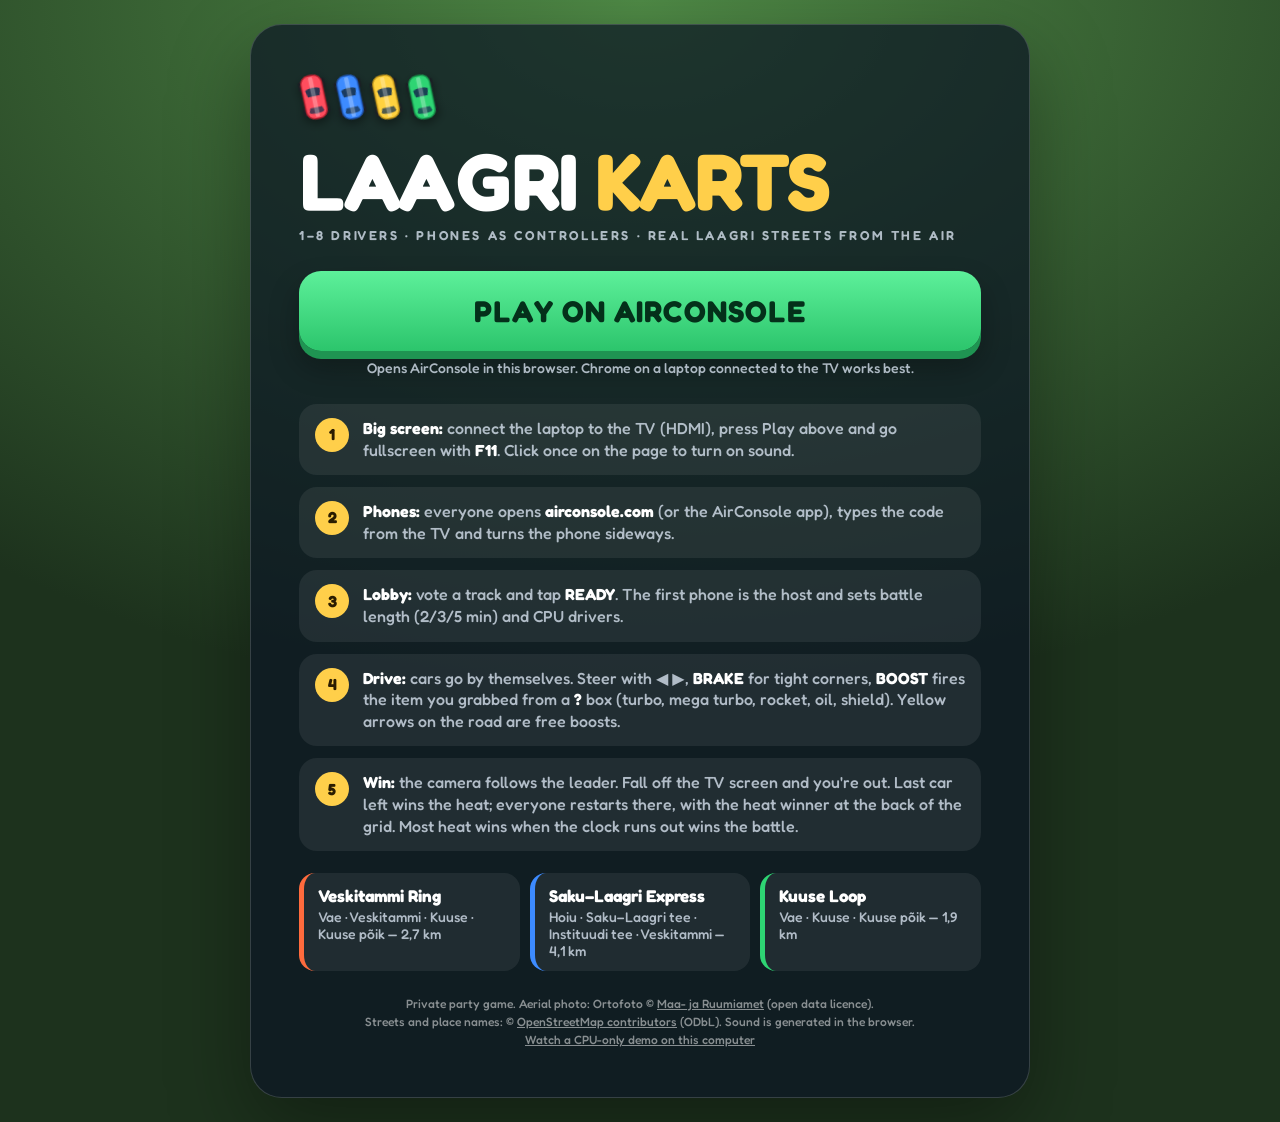
<file: index.html>
<!DOCTYPE html>
<html lang="en">
<head>
<meta charset="utf-8">
<meta name="robots" content="noindex, nofollow, noarchive">
<meta name="viewport" content="width=device-width, initial-scale=1">
<title>Laagri Karts</title>
<link rel="stylesheet" href="fonts.css">
<style>
  :root { --gold: #ffcf4a; --muted: rgba(225,236,250,0.75); }
  * { box-sizing: border-box; }
  html, body { margin: 0; min-height: 100%; }
  body {
    font-family: "Fredoka", system-ui, sans-serif; font-weight: 500; color: #fff;
    background: #2c4a2c radial-gradient(120% 90% at 50% 0%, #4f8a46 0%, #1d321d 70%);
    display: flex; align-items: center; justify-content: center; padding: 24px 16px;
  }
  .card { width: min(780px, 100%); padding: clamp(24px, 5vw, 48px); border-radius: 32px; background: rgba(12, 22, 36, 0.72); border: 1px solid rgba(255,255,255,0.16); box-shadow: 0 30px 80px rgba(0,0,0,0.35); }
  .top { display: flex; align-items: center; gap: 22px; flex-wrap: wrap; }
  .cars { display: flex; gap: 6px; }
  .cars svg { width: 30px; height: auto; transform: rotate(-12deg); filter: drop-shadow(0 4px 5px rgba(0,0,0,0.4)); }
  h1 { margin: 0; font-weight: 700; font-size: clamp(46px, 9vw, 80px); line-height: 0.95; letter-spacing: -0.01em; }
  h1 span { color: var(--gold); }
  .tag { color: var(--muted); letter-spacing: 0.2em; font-weight: 600; font-size: 13px; margin-top: 8px; }
  .play { display: block; margin: 28px 0 8px; padding: 22px; border-radius: 22px; text-align: center; text-decoration: none; font-size: 30px; font-weight: 700; letter-spacing: 0.04em; color: #04301a; background: linear-gradient(180deg, #5df09a, #2cc56c); box-shadow: 0 8px 0 #1f9452, 0 16px 30px rgba(0,0,0,0.3); }
  .play:active { transform: translateY(5px); box-shadow: 0 3px 0 #1f9452; }
  .small { text-align: center; color: var(--muted); font-size: 14px; }
  ol { list-style: none; padding: 0; margin: 28px 0 0; display: grid; gap: 12px; }
  li { display: flex; gap: 14px; align-items: flex-start; padding: 14px 16px; border-radius: 18px; background: rgba(255,255,255,0.07); line-height: 1.35; }
  li b { color: #fff; }
  li span.n { flex: none; width: 34px; height: 34px; border-radius: 50%; display: flex; align-items: center; justify-content: center; font-weight: 700; background: var(--gold); color: #2a1c00; }
  li div { color: var(--muted); }
  .tracks { display: grid; grid-template-columns: repeat(3, 1fr); gap: 10px; margin-top: 22px; }
  .t { padding: 12px 14px; border-radius: 16px; background: rgba(255,255,255,0.07); font-size: 14px; color: var(--muted); border-left: 5px solid var(--c); }
  .t b { display: block; font-size: 17px; margin-bottom: 2px; color: #fff; }
  @media (max-width: 600px) { .tracks { grid-template-columns: 1fr; } }
  footer { margin-top: 24px; font-size: 12px; color: rgba(255,255,255,0.5); text-align: center; line-height: 1.5; }
  footer a { color: inherit; }
</style>
</head>
<body>
<main class="card">
  <div class="top">
    <div class="cars" id="cars"></div>
    <div><h1>LAAGRI <span>KARTS</span></h1><div class="tag">1–8 DRIVERS · PHONES AS CONTROLLERS · REAL LAAGRI STREETS FROM THE AIR</div></div>
  </div>

  <a class="play" id="play" href="https://www.airconsole.com/">PLAY ON AIRCONSOLE</a>
  <div class="small">Opens AirConsole in this browser. Chrome on a laptop connected to the TV works best.</div>

  <ol>
    <li><span class="n">1</span><div><b>Big screen:</b> connect the laptop to the TV (HDMI), press Play above and go fullscreen with <b>F11</b>. Click once on the page to turn on sound.</div></li>
    <li><span class="n">2</span><div><b>Phones:</b> everyone opens <b>airconsole.com</b> (or the AirConsole app), types the code from the TV and turns the phone sideways.</div></li>
    <li><span class="n">3</span><div><b>Lobby:</b> vote a track and tap <b>READY</b>. The first phone is the host and sets battle length (2/3/5 min) and CPU drivers.</div></li>
    <li><span class="n">4</span><div><b>Drive:</b> cars go by themselves. Steer with ◀ ▶, <b>BRAKE</b> for tight corners, <b>BOOST</b> fires the item you grabbed from a <b>?</b> box (turbo, mega turbo, rocket, oil, shield). Yellow arrows on the road are free boosts.</div></li>
    <li><span class="n">5</span><div><b>Win:</b> the camera follows the leader. Fall off the TV screen and you're out. Last car left wins the heat; everyone restarts there, with the heat winner at the back of the grid. Most heat wins when the clock runs out wins the battle.</div></li>
  </ol>

  <div class="tracks">
    <div class="t" style="--c:#ff6b3d"><b>Veskitammi Ring</b>Vae · Veskitammi · Kuuse · Kuuse põik — 2,7 km</div>
    <div class="t" style="--c:#3d8bff"><b>Saku–Laagri Express</b>Hoiu · Saku–Laagri tee · Instituudi tee · Veskitammi — 4,1 km</div>
    <div class="t" style="--c:#2ed573"><b>Kuuse Loop</b>Vae · Kuuse · Kuuse põik — 1,9 km</div>
  </div>

  <footer>
    Private party game. Aerial photo: Ortofoto © <a href="https://geoportaal.maaamet.ee/">Maa- ja Ruumiamet</a> (open data licence).<br>
    Streets and place names: © <a href="https://www.openstreetmap.org/copyright">OpenStreetMap contributors</a> (ODbL). Sound is generated in the browser.<br>
    <a href="demo.html">Watch a CPU-only demo on this computer</a>
  </footer>
</main>
<script src="common.js"></script>
<script>
  (function () {
    var base = location.origin + location.pathname.replace(/[^/]*$/, "");
    if (/^https?:/.test(base)) document.getElementById("play").href = "https://www.airconsole.com/#" + base;
    var h = ""; [0, 1, 2, 3].forEach(function (i) { var s = LK.SLOTS[i]; h += LK.carSvg(s.color, s.dark); });
    document.getElementById("cars").innerHTML = h;
  })();
</script>
</body>
</html>
</file>
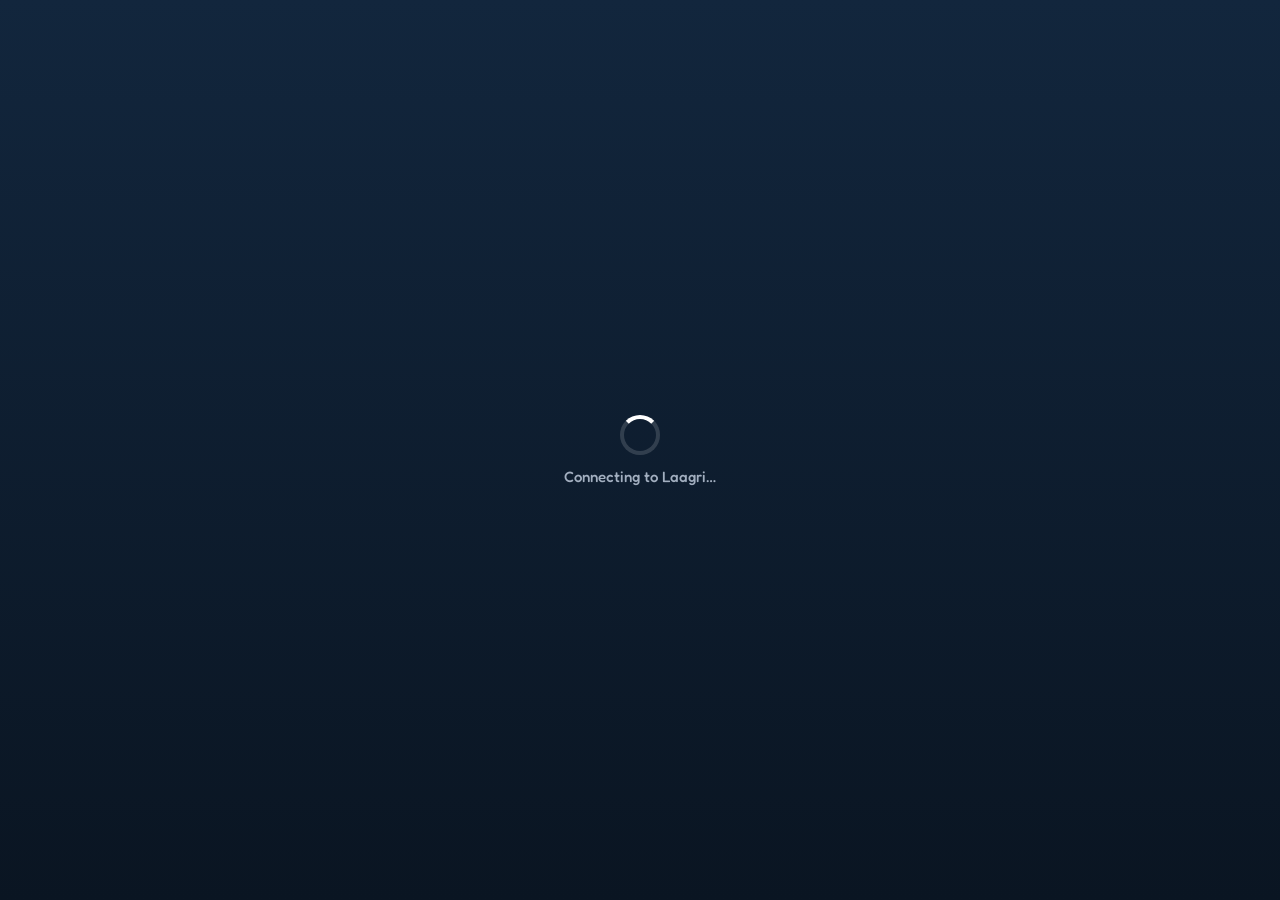
<file: controller.html>
<!DOCTYPE html>
<html lang="en">
<head>
  <meta charset="utf-8">
  <meta name="robots" content="noindex, nofollow, noarchive">
  <meta name="viewport" content="width=device-width, initial-scale=1, maximum-scale=1, user-scalable=no, viewport-fit=cover">
  <title>Laagri Karts controller</title>
  <link rel="stylesheet" href="fonts.css">
  <link rel="stylesheet" href="controller.css">
  <script src="https://www.airconsole.com/api/airconsole-1.11.0.js"></script>
</head>
<body>
  <section id="vWait" class="view center">
    <div class="spinner"></div>
    <div class="muted">Connecting to Laagri…</div>
  </section>

  <section id="vFull" class="view center hidden">
    <div class="big">Grid is full</div>
    <div class="muted">8 drivers max — you can join after this battle.</div>
  </section>

  <!-- lobby / results -->
  <section id="vLobby" class="view hidden">
    <div class="lcol left">
      <div class="me">
        <div class="meCar" id="lCar"></div>
        <div class="meText">
          <div id="lName" class="meName"></div>
          <div id="lTitle" class="meTitle"></div>
          <div id="lSub" class="meSub"></div>
        </div>
      </div>
      <div id="resWrap" class="hidden"><div id="resList"></div></div>
      <button id="readyBtn" type="button"><span>READY</span></button>
    </div>
    <div class="lcol right">
      <div class="label">VOTE THE TRACK</div>
      <div id="tracks"></div>
      <div id="hostBox" class="hidden">
        <div class="label">HOST SETTINGS</div>
        <div class="seg" id="segLen"></div>
        <div class="seg" id="segCpu"></div>
      </div>
      <div id="setInfo" class="setInfo"></div>
    </div>
  </section>

  <!-- driving -->
  <section id="vRace" class="view race hidden">
    <div id="steer">
      <div class="pad" id="padL"><svg viewBox="0 0 24 24"><path d="M15.5 4 7 12l8.5 8" fill="none" stroke="currentColor" stroke-width="3.4" stroke-linecap="round" stroke-linejoin="round"/></svg></div>
      <div class="pad" id="padR"><svg viewBox="0 0 24 24"><path d="M8.5 4 17 12l-8.5 8" fill="none" stroke="currentColor" stroke-width="3.4" stroke-linecap="round" stroke-linejoin="round"/></svg></div>
    </div>
    <div class="mid">
      <div class="rMe"><span id="rDot" class="dot"></span><span id="rName"></span></div>
      <div id="rWins" class="rWins"></div>
      <div id="rItem" class="rItem"><div class="iic" id="rItemIc"></div><div id="rItemName">NO ITEM</div></div>
      <div id="rHint" class="rHint">Grab a <b>?</b> box</div>
    </div>
    <div class="actions">
      <div class="act" id="btnBoost"><div class="bic" id="boostIc"></div><span>BOOST</span></div>
      <div class="act" id="btnBrake"><svg viewBox="0 0 24 24"><rect x="5" y="5" width="14" height="14" rx="3" fill="currentColor"/></svg><span>BRAKE</span></div>
    </div>
    <div id="flash"></div>
    <div id="danger" class="hidden"><div>BACK ON SCREEN!</div></div>
    <div id="cover" class="cover hidden"><div id="coverBig" class="big">You're out!</div><div id="coverSub" class="muted">Watch the TV — next heat soon.</div></div>
  </section>

  <script src="common.js"></script>
  <script src="controller.js"></script>
</body>
</html>
</file>
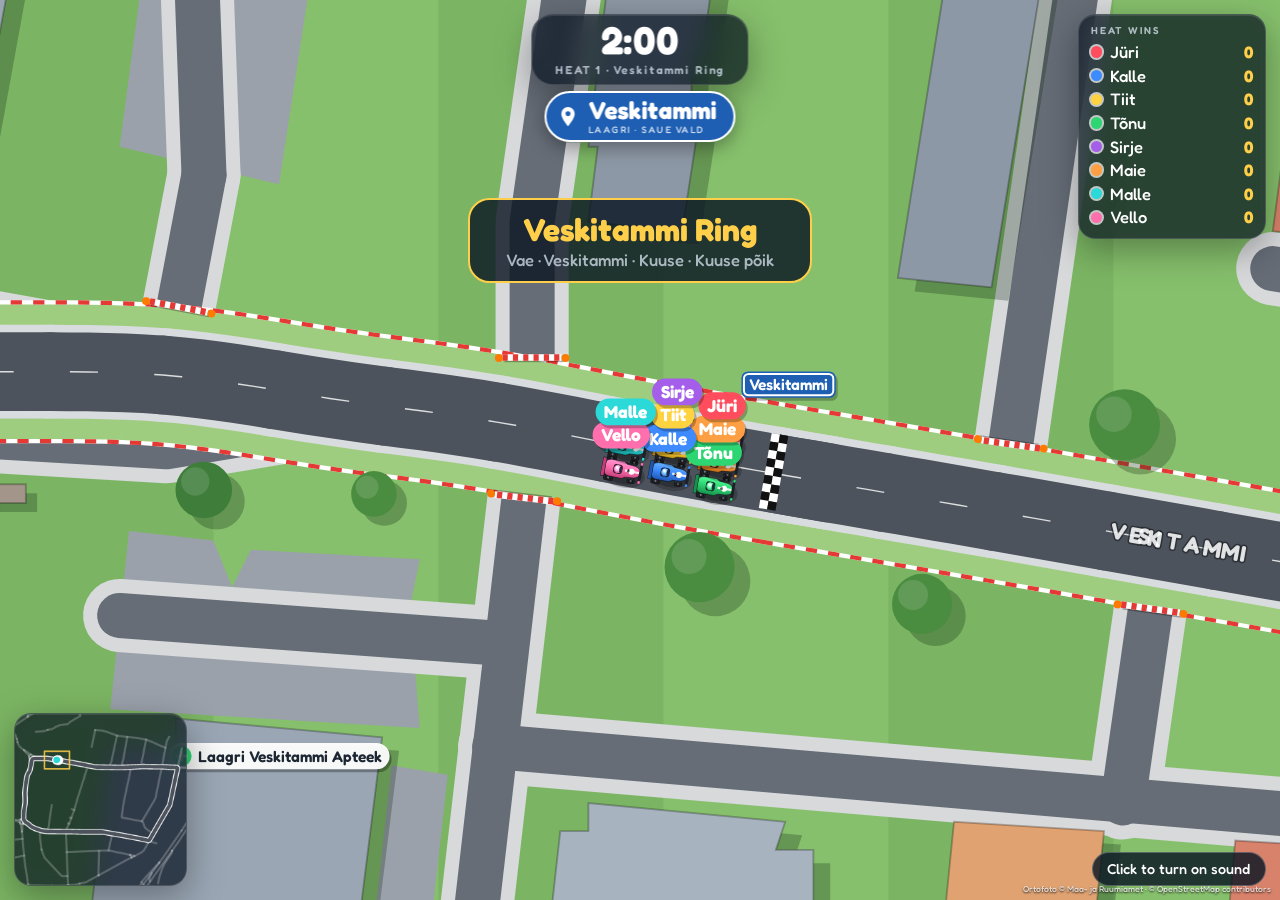
<file: demo.html>
<!DOCTYPE html>
<html lang="en">
<head>
  <meta charset="utf-8">
  <meta name="robots" content="noindex, nofollow, noarchive">
  <meta name="viewport" content="width=device-width, initial-scale=1">
  <title>Laagri Karts – CPU demo</title>
  <link rel="stylesheet" href="fonts.css">
  <link rel="stylesheet" href="screen.css">
  <script>
    // Stand-in for the AirConsole API so the TV page runs locally; add ?demo=1 to watch CPU drivers.
    if (!/demo=/.test(location.search)) location.search = "?demo=1";
  </script>
  <script src="local-mock.js"></script>
</head>
<body>
  <div id="stage">
    <canvas id="game"></canvas>
    <div id="hud" class="hidden">
      <div id="clockBox" class="glass"><div id="clock">3:00</div><div id="heatNo">HEAT 1</div></div>
      <div id="standings" class="glass"></div>
      <canvas id="minimap" class="glass"></canvas>
      <div id="street" class="glass hidden"><svg viewBox="0 0 24 24"><path d="M12 2a7 7 0 0 0-7 7c0 5.2 7 13 7 13s7-7.8 7-13a7 7 0 0 0-7-7zm0 9.6A2.6 2.6 0 1 1 12 6.4a2.6 2.6 0 0 1 0 5.2z" fill="currentColor"/></svg><div><div id="streetName"></div><div class="sub">Laagri · Saue vald</div></div></div>
      <div id="attrib">Ortofoto © Maa- ja Ruumiamet · © OpenStreetMap contributors</div>
    </div>
    <div id="count"></div>
    <div id="banner"><div id="bannerTop"></div><div id="bannerMain"></div></div>
    <div id="toasts"></div>
    <div id="overlay"><div id="panel" class="glass"></div></div>
    <button id="soundBtn" class="hidden" type="button"><span>Click to turn on sound</span></button>
  </div>
  <script src="common.js"></script>
  <script src="laagri-data.js"></script>
  <script src="sound.js"></script>
  <script src="screen.js"></script>
</body>
</html>
</file>
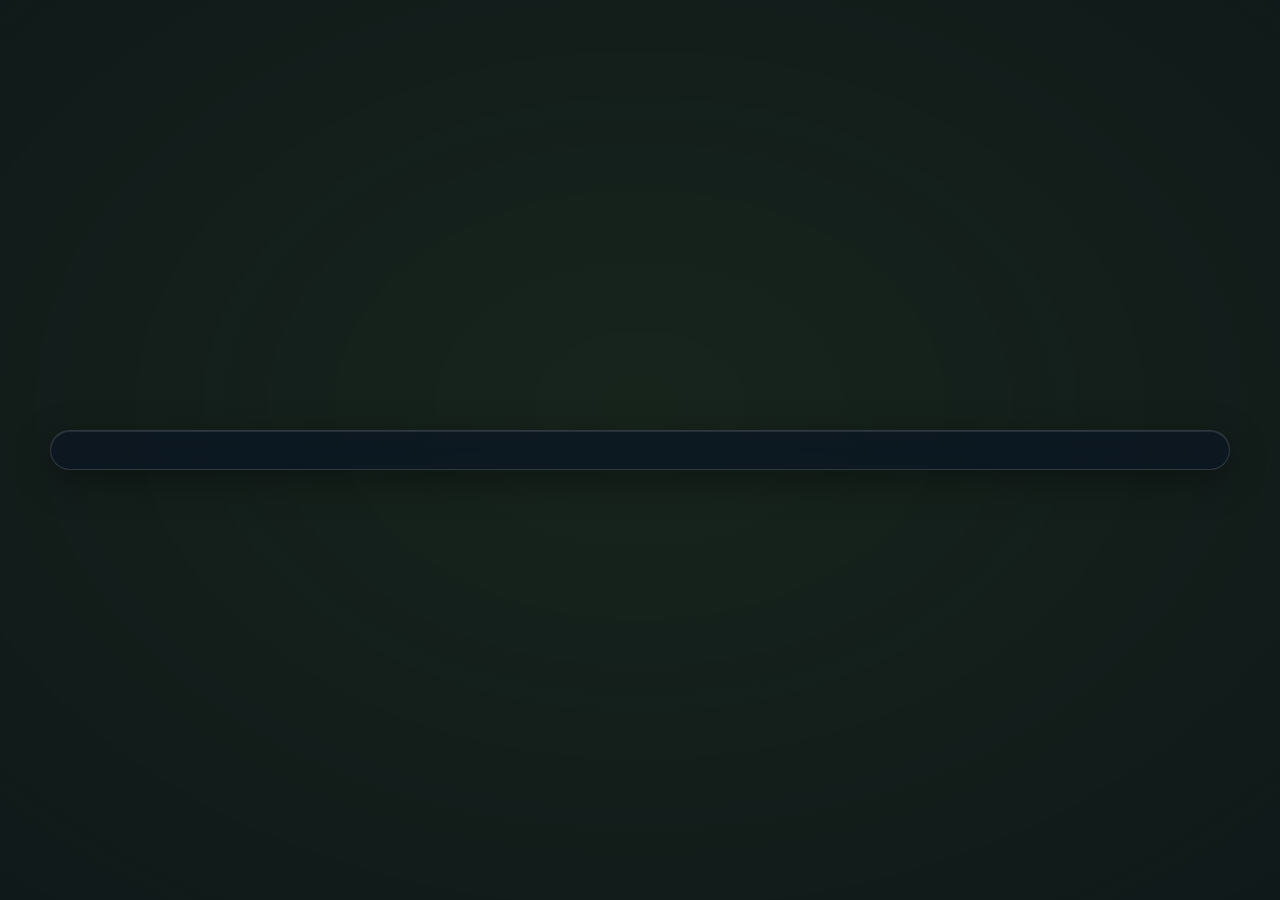
<file: screen.html>
<!DOCTYPE html>
<html lang="en">
<head>
  <meta charset="utf-8">
  <meta name="robots" content="noindex, nofollow, noarchive">
  <meta name="viewport" content="width=device-width, initial-scale=1">
  <title>Laagri Karts</title>
  <link rel="stylesheet" href="fonts.css">
  <link rel="stylesheet" href="screen.css">
  <script src="https://www.airconsole.com/api/airconsole-1.11.0.js"></script>
</head>
<body>
  <div id="stage">
    <canvas id="game"></canvas>

    <div id="hud" class="hidden">
      <div id="clockBox" class="glass"><div id="clock">3:00</div><div id="heatNo">HEAT 1</div></div>
      <div id="standings" class="glass"></div>
      <canvas id="minimap" class="glass"></canvas>
      <div id="street" class="glass hidden"><svg viewBox="0 0 24 24"><path d="M12 2a7 7 0 0 0-7 7c0 5.2 7 13 7 13s7-7.8 7-13a7 7 0 0 0-7-7zm0 9.6A2.6 2.6 0 1 1 12 6.4a2.6 2.6 0 0 1 0 5.2z" fill="currentColor"/></svg><div><div id="streetName"></div><div class="sub">Laagri · Saue vald</div></div></div>
      <div id="attrib">Ortofoto © Maa- ja Ruumiamet · © OpenStreetMap contributors</div>
    </div>
    <div id="count"></div>
    <div id="banner"><div id="bannerTop"></div><div id="bannerMain"></div></div>
    <div id="toasts"></div>

    <div id="overlay"><div id="panel" class="glass"></div></div>

    <button id="soundBtn" class="hidden" type="button"><svg viewBox="0 0 24 24" fill="none" stroke="currentColor" stroke-width="2.2" stroke-linecap="round" stroke-linejoin="round"><path d="M4 9h4l5-4v14l-5-4H4z" fill="currentColor"/><path d="M16.5 8.5a5 5 0 0 1 0 7M19.5 5.5a9 9 0 0 1 0 13"/></svg><span>Click to turn on sound</span></button>
  </div>

  <script src="common.js"></script>
  <script src="laagri-data.js"></script>
  <script src="sound.js"></script>
  <script src="screen.js"></script>
</body>
</html>
</file>
<file: fonts.css>
@font-face { font-family: "Fredoka"; font-style: normal; font-weight: 500; font-display: swap;
  src: url(fredoka-latin-500-normal.woff2) format("woff2");
  unicode-range: U+0000-00FF, U+0131, U+0152-0153, U+02BB-02BC, U+02C6, U+02DA, U+02DC, U+0304, U+0308, U+0329, U+2000-206F, U+20AC, U+2122, U+2191, U+2193, U+2212, U+2215, U+FEFF, U+FFFD; }
@font-face { font-family: "Fredoka"; font-style: normal; font-weight: 500; font-display: swap;
  src: url(fredoka-latin-ext-500-normal.woff2) format("woff2");
  unicode-range: U+0100-02BA, U+02BD-02C5, U+02C7-02CC, U+02CE-02D7, U+02DD-02FF, U+0304, U+0308, U+0329, U+1D00-1DBF, U+1E00-1E9F, U+1EF2-1EFF, U+2020, U+20A0-20AB, U+20AD-20C0, U+2113, U+2C60-2C7F, U+A720-A7FF; }
@font-face { font-family: "Fredoka"; font-style: normal; font-weight: 600; font-display: swap;
  src: url(fredoka-latin-600-normal.woff2) format("woff2");
  unicode-range: U+0000-00FF, U+0131, U+0152-0153, U+02BB-02BC, U+02C6, U+02DA, U+02DC, U+0304, U+0308, U+0329, U+2000-206F, U+20AC, U+2122, U+2191, U+2193, U+2212, U+2215, U+FEFF, U+FFFD; }
@font-face { font-family: "Fredoka"; font-style: normal; font-weight: 600; font-display: swap;
  src: url(fredoka-latin-ext-600-normal.woff2) format("woff2");
  unicode-range: U+0100-02BA, U+02BD-02C5, U+02C7-02CC, U+02CE-02D7, U+02DD-02FF, U+0304, U+0308, U+0329, U+1D00-1DBF, U+1E00-1E9F, U+1EF2-1EFF, U+2020, U+20A0-20AB, U+20AD-20C0, U+2113, U+2C60-2C7F, U+A720-A7FF; }
@font-face { font-family: "Fredoka"; font-style: normal; font-weight: 700; font-display: swap;
  src: url(fredoka-latin-700-normal.woff2) format("woff2");
  unicode-range: U+0000-00FF, U+0131, U+0152-0153, U+02BB-02BC, U+02C6, U+02DA, U+02DC, U+0304, U+0308, U+0329, U+2000-206F, U+20AC, U+2122, U+2191, U+2193, U+2212, U+2215, U+FEFF, U+FFFD; }
@font-face { font-family: "Fredoka"; font-style: normal; font-weight: 700; font-display: swap;
  src: url(fredoka-latin-ext-700-normal.woff2) format("woff2");
  unicode-range: U+0100-02BA, U+02BD-02C5, U+02C7-02CC, U+02CE-02D7, U+02DD-02FF, U+0304, U+0308, U+0329, U+1D00-1DBF, U+1E00-1E9F, U+1EF2-1EFF, U+2020, U+20A0-20AB, U+20AD-20C0, U+2113, U+2C60-2C7F, U+A720-A7FF; }
</file>
<file: controller.css>
:root {
  --bg1: #12263d; --bg2: #0a1522;
  --card: rgba(255,255,255,0.07); --muted: rgba(220,232,248,0.72); --gold: #ffcf4a; --green: #36d67c;
  --me: #3d8bff; --medark: #1f56b3;
}
* { box-sizing: border-box; -webkit-tap-highlight-color: transparent; }
html, body {
  margin: 0; height: 100%; overflow: hidden; color: #fff;
  font-family: "Fredoka", "Nunito", "Segoe UI", system-ui, sans-serif; font-weight: 500;
  background: linear-gradient(180deg, var(--bg1), var(--bg2));
  -webkit-user-select: none; user-select: none; -webkit-touch-callout: none; touch-action: none;
}
.hidden { display: none !important; }
.view { position: absolute; inset: 0; padding: max(10px, env(safe-area-inset-top)) max(12px, env(safe-area-inset-right)) max(10px, env(safe-area-inset-bottom)) max(12px, env(safe-area-inset-left)); }
.center { display: flex; flex-direction: column; align-items: center; justify-content: center; gap: 12px; text-align: center; }
.muted { color: var(--muted); font-size: 15px; }
.big { font-size: 28px; font-weight: 700; }
.spinner { width: 40px; height: 40px; border-radius: 50%; border: 4px solid rgba(255,255,255,0.15); border-top-color: #fff; animation: spin 0.9s linear infinite; }
@keyframes spin { to { transform: rotate(360deg); } }
.label { font-size: 11px; letter-spacing: 0.2em; color: var(--muted); font-weight: 600; margin: 2px 2px 6px; }

/* ---------- lobby ---------- */
#vLobby { display: flex; gap: 14px; }
#vLobby.hidden { display: none; }
.lcol { display: flex; flex-direction: column; gap: 10px; min-width: 0; min-height: 0; }
.lcol.left { flex: 1 1 44%; }
.lcol.right { flex: 1 1 56%; overflow-y: auto; padding-bottom: 6px; }
.me { display: flex; align-items: center; gap: 12px; }
.meCar { width: 46px; flex: none; filter: drop-shadow(0 4px 5px rgba(0,0,0,0.4)); }
.meCar svg { width: 100%; height: auto; display: block; }
.meText { min-width: 0; }
.meName { font-size: 14px; font-weight: 600; color: var(--me); white-space: nowrap; overflow: hidden; text-overflow: ellipsis; }
.meTitle { font-size: 21px; font-weight: 700; line-height: 1.1; }
.meTitle.gold { color: var(--gold); }
.meSub { font-size: 13px; color: var(--muted); margin-top: 2px; }
#resWrap { flex: 1; min-height: 0; overflow-y: auto; }
.rrow { display: flex; align-items: center; gap: 8px; font-size: 14px; padding: 3px 8px; border-radius: 10px; }
.rrow.me { background: rgba(255,255,255,0.12); }
.rrow .pl { width: 18px; color: var(--muted); text-align: right; }
.rrow .dot { width: 10px; height: 10px; border-radius: 50%; flex: none; }
.rrow .nm { flex: 1; white-space: nowrap; overflow: hidden; text-overflow: ellipsis; }
.rrow .w { font-weight: 700; color: var(--gold); }

#readyBtn {
  margin-top: auto; width: 100%; min-height: 64px; flex: 0 0 auto; border: 0; border-radius: 20px; font: inherit; font-size: 26px; font-weight: 700; letter-spacing: 0.06em;
  color: #04301a; background: linear-gradient(180deg, #5df09a, #2cc56c); box-shadow: 0 6px 0 #1f9452, 0 12px 22px rgba(0,0,0,0.3);
  transition: transform .08s, box-shadow .08s;
}
#readyBtn:active { transform: translateY(4px); box-shadow: 0 2px 0 #1f9452; }
#readyBtn.done { background: rgba(255,255,255,0.12); color: var(--green); box-shadow: none; font-size: 17px; letter-spacing: 0.02em; }

#tracks { display: flex; flex-direction: column; gap: 8px; }
.trk { position: relative; display: flex; align-items: center; gap: 10px; padding: 8px 10px; border-radius: 14px; background: var(--card); border: 2px solid transparent; }
.trk.mine { background: rgba(255,255,255,0.15); }
.trk .sw { width: 10px; align-self: stretch; border-radius: 6px; flex: none; }
.trk .tt { flex: 1; min-width: 0; }
.trk .tn { font-size: 16px; font-weight: 700; }
.trk .td { font-size: 11.5px; color: var(--muted); white-space: nowrap; overflow: hidden; text-overflow: ellipsis; }
.trk .cnt { min-width: 26px; height: 26px; padding: 0 7px; border-radius: 13px; background: rgba(255,255,255,0.12); display: flex; align-items: center; justify-content: center; font-weight: 700; }
.trk .tag { position: absolute; top: -8px; right: 12px; font-size: 10px; font-weight: 700; letter-spacing: 0.12em; color: #2a1c00; background: var(--gold); padding: 1px 7px; border-radius: 999px; }
.trk .check { position: absolute; left: -5px; top: -5px; width: 20px; height: 20px; border-radius: 50%; background: #fff; color: #12263d; display: none; align-items: center; justify-content: center; font-size: 13px; font-weight: 700; }
.trk.mine .check { display: flex; }
#hostBox { display: flex; flex-direction: column; gap: 6px; margin-top: 4px; }
.seg { display: flex; gap: 6px; }
.seg button { flex: 1; border: 0; font: inherit; font-size: 13.5px; font-weight: 600; color: #fff; padding: 8px 4px; border-radius: 10px; background: var(--card); }
.seg button.on { background: var(--gold); color: #2a1c00; }
.setInfo { font-size: 12.5px; color: var(--muted); }

/* ---------- race ---------- */
.race { display: flex; gap: 10px; align-items: stretch; padding-top: max(10px, env(safe-area-inset-top)); }
#steer { flex: 0 0 46%; display: flex; gap: 10px; }
.pad {
  flex: 1; border-radius: 26px; display: flex; align-items: center; justify-content: center; color: #fff;
  background: linear-gradient(180deg, rgba(255,255,255,0.14), rgba(255,255,255,0.06)); border: 3px solid rgba(255,255,255,0.18);
  box-shadow: 0 6px 0 rgba(0,0,0,0.3); transition: transform .05s, background .05s;
}
.pad svg { width: 44%; max-width: 90px; }
.pad.on { background: var(--me); border-color: #fff; transform: translateY(4px); box-shadow: 0 2px 0 rgba(0,0,0,0.3); }
.mid { flex: 1 1 auto; min-width: 0; display: flex; flex-direction: column; align-items: center; justify-content: center; gap: 6px; text-align: center; }
.rMe { display: flex; align-items: center; gap: 6px; font-weight: 700; font-size: 15px; max-width: 100%; }
.rMe .dot { width: 12px; height: 12px; border-radius: 50%; background: var(--me); flex: none; }
.rMe span:last-child { white-space: nowrap; overflow: hidden; text-overflow: ellipsis; }
.rWins { font-size: 12px; color: var(--muted); }
.rItem { display: flex; flex-direction: column; align-items: center; gap: 4px; font-size: 13px; font-weight: 700; letter-spacing: 0.08em; color: var(--muted); }
.rItem .iic { width: 54px; height: 54px; border-radius: 16px; background: rgba(255,255,255,0.08); display: flex; align-items: center; justify-content: center; color: rgba(255,255,255,0.5); }
.rItem .iic svg { width: 62%; height: 62%; }
.rItem.has { color: #fff; }
.rItem.has .iic { background: var(--ic); color: #fff; box-shadow: 0 0 18px var(--ic); animation: glow 0.9s ease-in-out infinite; }
@keyframes glow { 50% { transform: scale(1.07); } }
.rHint { font-size: 12px; color: var(--muted); }
.actions { flex: 0 0 31%; display: flex; flex-direction: column; gap: 10px; }
.act {
  flex: 1; border-radius: 24px; display: flex; flex-direction: column; align-items: center; justify-content: center; gap: 4px;
  font-weight: 700; letter-spacing: 0.08em; font-size: 15px; box-shadow: 0 6px 0 rgba(0,0,0,0.3); transition: transform .05s;
}
.act svg { width: 30px; height: 30px; }
#btnBoost { flex: 1.35; background: linear-gradient(180deg, #ffb347, #ff7a1a); color: #3a1600; border: 3px solid rgba(255,255,255,0.35); }
#btnBoost.empty { background: rgba(255,255,255,0.08); color: rgba(255,255,255,0.45); border-color: rgba(255,255,255,0.12); }
#btnBoost .bic { width: 40px; height: 40px; }
#btnBoost .bic svg { width: 100%; height: 100%; }
#btnBrake { background: linear-gradient(180deg, #ff5d6c, #d63447); color: #fff; border: 3px solid rgba(255,255,255,0.25); }
.act.on { transform: translateY(4px); box-shadow: 0 2px 0 rgba(0,0,0,0.3); filter: brightness(1.15); }
#flash { position: absolute; inset: 0; pointer-events: none; opacity: 0; }
#flash.go { animation: fl 0.6s ease-out; }
@keyframes fl { 0% { opacity: 0.85; } 100% { opacity: 0; } }
#danger { position: absolute; left: 50%; top: 8px; transform: translateX(-50%); pointer-events: none; background: #ff3b4e; color: #fff; font-weight: 700; padding: 6px 14px; border-radius: 999px; font-size: 15px; animation: blink 0.5s ease-in-out infinite; }
@keyframes blink { 50% { opacity: 0.6; } }
.cover { position: absolute; inset: 0; display: flex; flex-direction: column; align-items: center; justify-content: center; gap: 8px; background: rgba(8, 16, 28, 0.86); text-align: center; padding: 20px; }
.cover.win .big { color: var(--gold); }

.rHint.alert { color: #fff; font-size: 15px; background: #ff3b4e; padding: 4px 10px; border-radius: 999px; }
</file>
<file: screen.css>
:root {
  --u: min(0.5625vw, 1vh);            /* 1 unit = 1% of a 16:9 height */
  --glass: rgba(12, 22, 36, 0.74);
  --glass-line: rgba(255, 255, 255, 0.14);
  --muted: rgba(225, 235, 248, 0.72);
  --gold: #ffcf4a;
  --green: #36d67c;
}
* { box-sizing: border-box; }
html, body {
  margin: 0; width: 100%; height: 100%; overflow: hidden; background: #1c2a1c; color: #fff;
  font-family: "Fredoka", "Nunito", "Segoe UI", system-ui, sans-serif; font-weight: 500;
  -webkit-font-smoothing: antialiased; user-select: none;
}
.hidden { display: none !important; }
#stage { position: fixed; inset: 0; overflow: hidden; }
#game { position: absolute; inset: 0; width: 100%; height: 100%; display: block; }

.glass {
  background: var(--glass); border: 1px solid var(--glass-line);
  box-shadow: 0 calc(var(--u) * 1.5) calc(var(--u) * 5) rgba(0, 0, 0, 0.35), inset 0 1px 0 rgba(255,255,255,0.1);
  backdrop-filter: blur(12px) saturate(1.2); -webkit-backdrop-filter: blur(12px) saturate(1.2);
}

/* ---------- HUD ---------- */
#clockBox {
  position: absolute; top: calc(var(--u) * 2); left: 50%; transform: translateX(-50%);
  padding: calc(var(--u) * 0.8) calc(var(--u) * 3.2) calc(var(--u) * 1); border-radius: calc(var(--u) * 3); text-align: center;
}
#clock { font-size: calc(var(--u) * 5.4); font-weight: 700; line-height: 1; letter-spacing: 0.02em; font-variant-numeric: tabular-nums; }
#clock.final { color: #ff6b7a; font-size: calc(var(--u) * 3.8); animation: blink 0.9s ease-in-out infinite; }
#heatNo { font-size: calc(var(--u) * 1.6); color: var(--muted); letter-spacing: 0.16em; font-weight: 600; margin-top: calc(var(--u) * 0.4); }
@keyframes blink { 50% { opacity: 0.55; } }

#standings {
  position: absolute; top: calc(var(--u) * 2); right: calc(var(--u) * 2); min-width: calc(var(--u) * 26);
  padding: calc(var(--u) * 1.2) calc(var(--u) * 1.6); border-radius: calc(var(--u) * 2.4);
}
.shead { font-size: calc(var(--u) * 1.4); letter-spacing: 0.2em; color: var(--muted); font-weight: 600; margin-bottom: calc(var(--u) * 0.6); }
.srow { display: flex; align-items: center; gap: calc(var(--u) * 1); font-size: calc(var(--u) * 2.3); padding: calc(var(--u) * 0.25) 0; }
.srow.out { opacity: 0.42; text-decoration: line-through; text-decoration-thickness: 2px; }
.sdot { width: calc(var(--u) * 1.6); height: calc(var(--u) * 1.6); border-radius: 50%; flex: none; box-shadow: 0 0 0 2px rgba(255,255,255,0.7); }
.sname { flex: 1; white-space: nowrap; overflow: hidden; text-overflow: ellipsis; max-width: calc(var(--u) * 20); }
.swins { font-weight: 700; color: var(--gold); min-width: calc(var(--u) * 2.4); text-align: right; }
.swait { font-size: calc(var(--u) * 1.5); color: var(--muted); margin-top: calc(var(--u) * 0.6); }

#minimap {
  position: absolute; left: calc(var(--u) * 2); bottom: calc(var(--u) * 2);
  width: calc(var(--u) * 24); height: calc(var(--u) * 24); border-radius: calc(var(--u) * 2.4);
}

#count {
  position: absolute; left: 50%; top: 42%; transform: translate(-50%, -50%) scale(0.5); opacity: 0; pointer-events: none;
  font-size: calc(var(--u) * 22); font-weight: 700; color: #fff;
  text-shadow: 0 calc(var(--u) * 0.8) 0 rgba(0,0,0,0.35), 0 0 calc(var(--u) * 4) rgba(0,0,0,0.4);
  -webkit-text-stroke: calc(var(--u) * 0.5) #16324f;
}
#count.go { color: #5df09a; }
#count.pop { animation: pop 0.9s ease-out both; }
@keyframes pop {
  0% { opacity: 0; transform: translate(-50%, -50%) scale(1.6); }
  20% { opacity: 1; transform: translate(-50%, -50%) scale(1); }
  70% { opacity: 1; transform: translate(-50%, -50%) scale(1); }
  100% { opacity: 0; transform: translate(-50%, -50%) scale(0.85); }
}

#banner {
  position: absolute; left: 50%; top: 22%; transform: translate(-50%, -30%); opacity: 0; pointer-events: none;
  text-align: center; padding: calc(var(--u) * 1.6) calc(var(--u) * 5); border-radius: calc(var(--u) * 3);
  background: rgba(12, 22, 36, 0.82); border: calc(var(--u) * 0.4) solid var(--bc, #ffcf4a);
  transition: opacity 0.3s, transform 0.3s; max-width: 86vw;
}
#banner.show { opacity: 1; transform: translate(-50%, 0); }
#bannerTop { font-size: calc(var(--u) * 4.4); font-weight: 700; color: var(--bc, #ffcf4a); line-height: 1.1; }
#bannerMain { font-size: calc(var(--u) * 2.3); color: var(--muted); margin-top: calc(var(--u) * 0.5); }

#toasts { position: absolute; left: calc(var(--u) * 2); top: calc(var(--u) * 2); display: flex; flex-direction: column; gap: calc(var(--u) * 0.8); pointer-events: none; }
.toast {
  display: flex; align-items: center; gap: calc(var(--u) * 1); font-size: calc(var(--u) * 2.2); font-weight: 600;
  padding: calc(var(--u) * 0.7) calc(var(--u) * 1.6); border-radius: 999px; background: rgba(12, 22, 36, 0.8);
  border-left: calc(var(--u) * 0.6) solid var(--tc); animation: tin 0.3s ease-out both; transition: opacity 0.4s, transform 0.4s;
}
.toast .dot { width: calc(var(--u) * 1.3); height: calc(var(--u) * 1.3); border-radius: 50%; background: var(--tc); }
.toast.off { opacity: 0; transform: translateX(-20px); }
@keyframes tin { from { opacity: 0; transform: translateX(-20px); } }

/* ---------- lobby / results ---------- */
#overlay {
  position: absolute; inset: 0; display: flex; align-items: center; justify-content: center;
  background: radial-gradient(90% 90% at 50% 45%, rgba(10, 20, 30, 0.25), rgba(8, 14, 24, 0.66));
  transition: opacity 0.35s ease;
}
#overlay.off { opacity: 0; pointer-events: none; }
#panel {
  width: min(94vw, calc(var(--u) * 164)); max-height: 94vh; overflow: hidden;
  border-radius: calc(var(--u) * 3.4); padding: calc(var(--u) * 3) calc(var(--u) * 4) calc(var(--u) * 2.4);
  display: flex; flex-direction: column; gap: calc(var(--u) * 2.2);
}
.ptop { display: flex; align-items: center; justify-content: space-between; gap: calc(var(--u) * 3); }
.lt { font-size: calc(var(--u) * 8.4); font-weight: 700; line-height: 0.9; letter-spacing: -0.01em; }
.lt span { color: var(--gold); margin-left: calc(var(--u) * 1.6); }
.ls { font-size: calc(var(--u) * 1.6); letter-spacing: 0.22em; color: var(--muted); margin-top: calc(var(--u) * 1); font-weight: 600; }
.join { text-align: right; }
.join .lbl, .lbl { font-size: calc(var(--u) * 1.5); letter-spacing: 0.2em; color: var(--muted); font-weight: 600; text-transform: uppercase; }
.join .url { font-size: calc(var(--u) * 2.6); font-weight: 600; }
.join .code { font-size: calc(var(--u) * 6.4); font-weight: 700; color: var(--gold); line-height: 1; letter-spacing: 0.04em; }

.lobby { display: grid; grid-template-columns: 1.15fr 1fr; gap: calc(var(--u) * 3); min-height: 0; }
.col .lbl { margin-bottom: calc(var(--u) * 1); }
.pgrid { display: grid; grid-template-columns: 1fr 1fr; gap: calc(var(--u) * 1.2); }
.pcard {
  display: flex; align-items: center; gap: calc(var(--u) * 1.2); padding: calc(var(--u) * 1) calc(var(--u) * 1.4);
  border-radius: calc(var(--u) * 2); background: rgba(255,255,255,0.07); border: calc(var(--u) * 0.3) solid transparent;
}
.pcard.ready { border-color: var(--green); background: rgba(54, 214, 124, 0.12); }
.pcard.empty { opacity: 0.45; border-style: dashed; border-color: rgba(255,255,255,0.25); min-height: calc(var(--u) * 8.8); }
.pcar { width: calc(var(--u) * 4.6); flex: none; }
.pcar svg, .rcar svg { width: 100%; height: auto; display: block; filter: drop-shadow(0 3px 3px rgba(0,0,0,0.35)); }
.pinfo { min-width: 0; }
.pname { font-size: calc(var(--u) * 2.6); font-weight: 700; color: var(--pc, #fff); white-space: nowrap; overflow: hidden; text-overflow: ellipsis; }
.pstat { font-size: calc(var(--u) * 1.6); color: var(--muted); }
.pcard.ready .pstat { color: var(--green); font-weight: 600; }
.crown { font-size: calc(var(--u) * 1.2); background: var(--gold); color: #2a1c00; padding: 0 calc(var(--u) * 0.8); border-radius: 999px; vertical-align: middle; letter-spacing: 0.1em; }
.pgrid.dense .pcard { padding: calc(var(--u) * 0.6) calc(var(--u) * 1.2); }
.pgrid.dense .pcar { width: calc(var(--u) * 3.6); }
.pgrid.dense .pname { font-size: calc(var(--u) * 2.2); }

.tcard {
  position: relative; display: flex; align-items: center; gap: calc(var(--u) * 1.4); padding: calc(var(--u) * 0.8) calc(var(--u) * 1.4);
  border-radius: calc(var(--u) * 2); background: rgba(255,255,255,0.07); border: calc(var(--u) * 0.3) solid transparent; margin-bottom: calc(var(--u) * 1);
}
.tcard.next { border-color: var(--tc); background: rgba(255,255,255,0.12); }
.tprev { width: calc(var(--u) * 12); height: calc(var(--u) * 8.25); flex: none; border-radius: calc(var(--u) * 1.2); background: rgba(0,0,0,0.25); }
.tinfo { flex: 1; min-width: 0; }
.tname { font-size: calc(var(--u) * 2.5); font-weight: 700; }
.tdesc { font-size: calc(var(--u) * 1.55); color: var(--muted); }
.tvotes { min-width: calc(var(--u) * 4); height: calc(var(--u) * 4); border-radius: 999px; background: rgba(255,255,255,0.14); display: flex; align-items: center; justify-content: center; font-weight: 700; font-size: calc(var(--u) * 2.2); }
.tnext { position: absolute; top: calc(var(--u) * -1.1); right: calc(var(--u) * 1.6); background: var(--tc); color: #fff; font-size: calc(var(--u) * 1.3); font-weight: 700; letter-spacing: 0.14em; padding: calc(var(--u) * 0.15) calc(var(--u) * 1); border-radius: 999px; }
.settings { font-size: calc(var(--u) * 1.8); color: #fff; margin-top: calc(var(--u) * 0.4); }
.settings .muted { color: var(--muted); }

.pfoot { display: flex; gap: calc(var(--u) * 3); align-items: center; justify-content: space-between; }
.how { font-size: calc(var(--u) * 1.75); color: var(--muted); line-height: 1.35; max-width: 64%; }
.how b { color: #fff; }
.msg { font-size: calc(var(--u) * 2.4); font-weight: 700; color: var(--gold); text-align: right; }
.osm { font-size: calc(var(--u) * 1.2); color: rgba(255,255,255,0.45); text-align: right; margin-top: calc(var(--u) * -1); }

.results { display: grid; grid-template-columns: 1fr 1.2fr; gap: calc(var(--u) * 3); align-items: center; padding: calc(var(--u) * 1.4); border-radius: calc(var(--u) * 2.4); background: rgba(255, 207, 74, 0.1); border: 1px solid rgba(255, 207, 74, 0.35); }
.champ { display: flex; align-items: center; gap: calc(var(--u) * 2); }
.champ svg { width: calc(var(--u) * 11); height: calc(var(--u) * 11); flex: none; animation: bob 1.6s ease-in-out infinite; }
@keyframes bob { 50% { transform: translateY(calc(var(--u) * -0.8)) rotate(-3deg); } }
.ct { font-size: calc(var(--u) * 4.2); font-weight: 700; color: var(--gold); line-height: 1.05; }
.cs { font-size: calc(var(--u) * 1.9); color: var(--muted); margin-top: calc(var(--u) * 0.6); }
.rlist { display: grid; grid-template-columns: 1fr 1fr; gap: calc(var(--u) * 0.6) calc(var(--u) * 2); }
.rrow { display: flex; align-items: center; gap: calc(var(--u) * 1); font-size: calc(var(--u) * 2.1); }
.rrow.first { color: var(--gold); font-weight: 700; }
.rpl { width: calc(var(--u) * 2.4); text-align: right; color: var(--muted); }
.rcar { width: calc(var(--u) * 2.2); }
.rname { flex: 1; white-space: nowrap; overflow: hidden; text-overflow: ellipsis; }
.rw { font-weight: 700; white-space: nowrap; }
.rs { font-weight: 500; color: var(--muted); font-size: 0.8em; }
.cpu { font-size: calc(var(--u) * 1.1); background: rgba(255,255,255,0.18); padding: 0 calc(var(--u) * 0.6); border-radius: 999px; vertical-align: middle; color: #fff; }

#soundBtn {
  position: absolute; right: calc(var(--u) * 2); bottom: calc(var(--u) * 2); display: flex; align-items: center; gap: 10px;
  font: inherit; font-size: calc(var(--u) * 2); color: #fff; background: rgba(12,22,36,0.82); border: 1px solid rgba(255,255,255,0.25);
  padding: calc(var(--u) * 1) calc(var(--u) * 2); border-radius: 999px; cursor: pointer;
}
#soundBtn svg { width: calc(var(--u) * 3); height: calc(var(--u) * 3); }

/* current street of the leader */
#street {
  position: absolute; top: calc(var(--u) * 12.6); left: 50%; transform: translateX(-50%);
  display: flex; align-items: center; gap: calc(var(--u) * 1.2);
  padding: calc(var(--u) * 0.7) calc(var(--u) * 2.4) calc(var(--u) * 0.7) calc(var(--u) * 1.4); border-radius: 999px;
  background: #1e5fb4; border: calc(var(--u) * 0.35) solid #fff; box-shadow: 0 calc(var(--u) * 0.8) calc(var(--u) * 2.5) rgba(0,0,0,0.35);
}
#street svg { width: calc(var(--u) * 3.2); height: calc(var(--u) * 3.2); color: #fff; flex: none; }
#streetName { font-size: calc(var(--u) * 3.4); font-weight: 700; line-height: 1; white-space: nowrap; }
#street .sub { font-size: calc(var(--u) * 1.3); letter-spacing: 0.16em; opacity: 0.8; text-transform: uppercase; margin-top: calc(var(--u) * 0.3); }
#street.flip { animation: flip 0.45s cubic-bezier(.2,1.3,.4,1); }
@keyframes flip { from { transform: translateX(-50%) scale(0.7); opacity: 0.3; } }
#attrib { position: absolute; right: calc(var(--u) * 1.2); bottom: calc(var(--u) * 0.8); font-size: calc(var(--u) * 1.2); color: rgba(255,255,255,0.75); text-shadow: 0 1px 2px rgba(0,0,0,0.8); }
</file>
